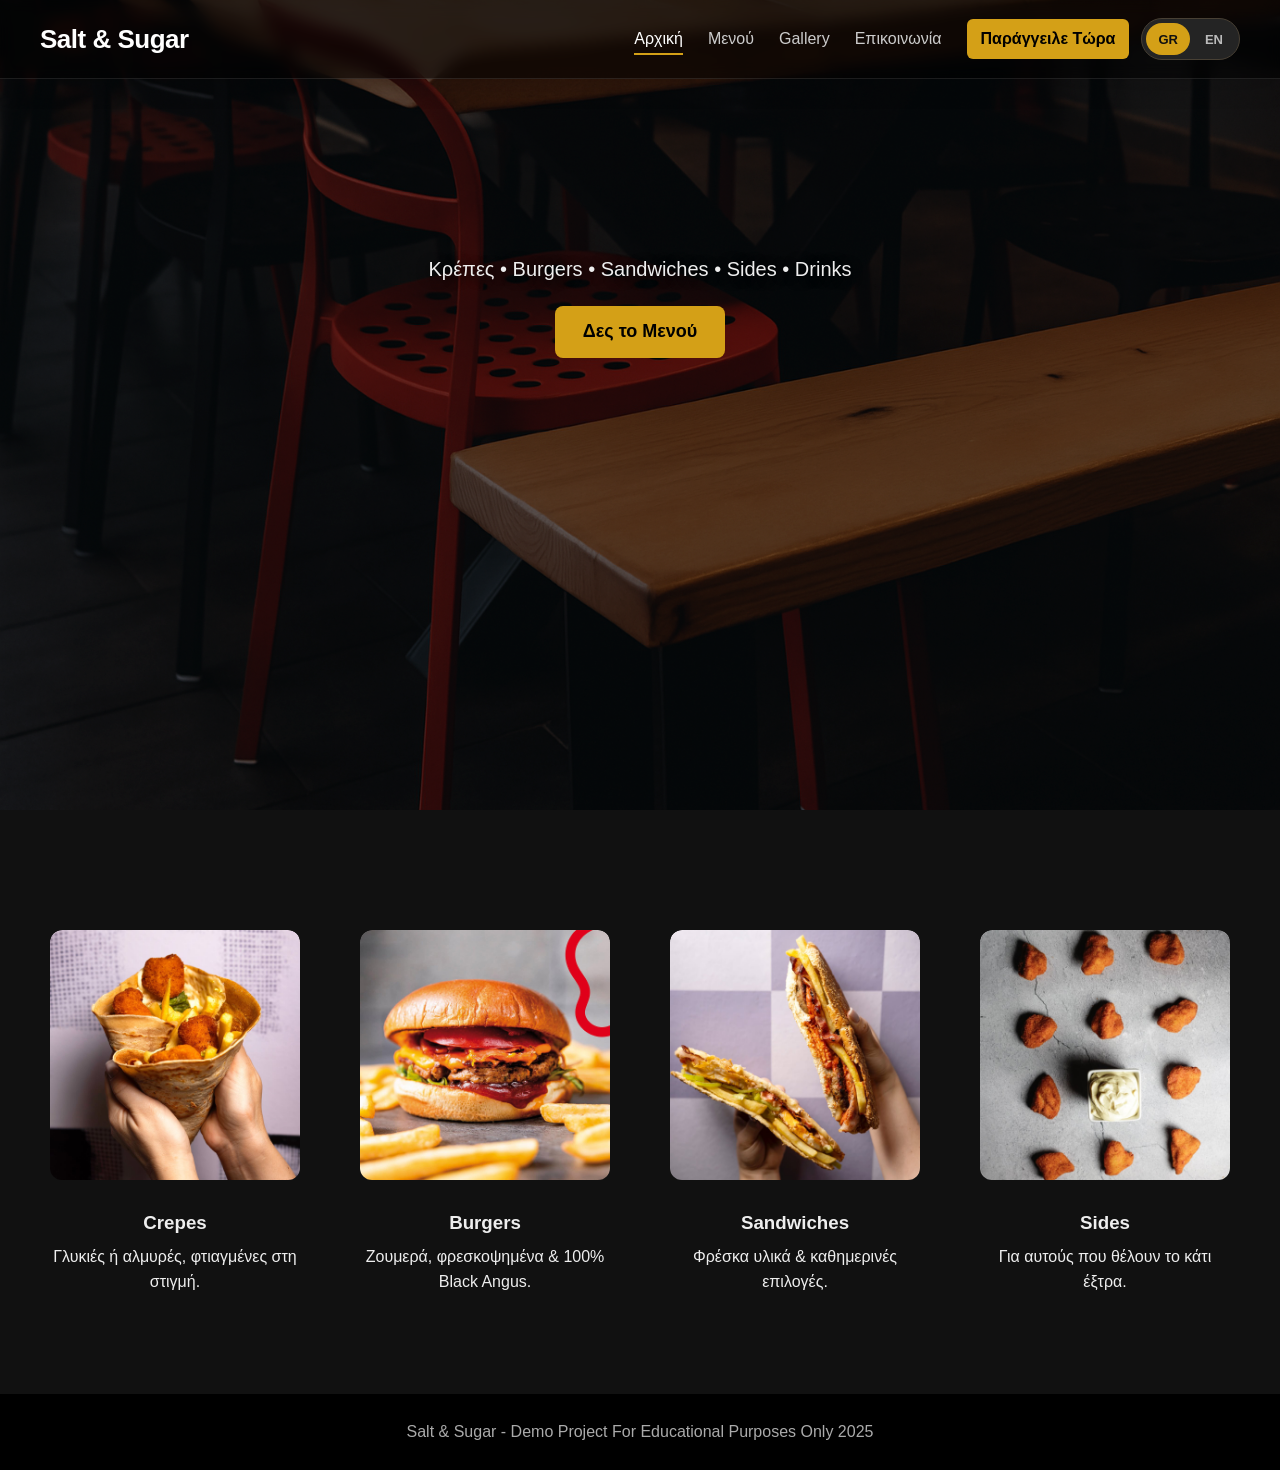
<file: index.html>
<!DOCTYPE html>

<html lang="el">
<head>
<meta charset="utf-8"/>
<meta content="width=device-width, initial-scale=1.0" name="viewport"/>
<title>Salt &amp; Sugar | Home</title>
<!-- To arxeio CSS pou perilamvanei ola ta style tou site -->
<link href="css/style.css" rel="stylesheet"/>
</head>
<body>
<!-- ============================================
         NAVBAR (stathero pano)
         - Krataei logo + basikes selides.
         - Einai fixed gia na min xanetai otan kanei scroll o xristis.
         - To "active" deixnei se poia selida vriskomaste me tin ipogramisi.
       ============================================ -->
<header class="navbar">
<div class="logo">Salt &amp; Sugar</div>
<button aria-controls="site-navigation" aria-expanded="false" aria-label="Άνοιγμα μενού" class="nav-toggle" type="button"><span></span><span></span><span></span></button>
<nav id="site-navigation">
<a class="active" href="index.html">Αρχική</a>
<a href="menu.html">Μενού</a>
<a href="gallery.html">Gallery</a>
<a href="contact.html">Επικοινωνία</a>
<!-- CTA koumpi (ksexorizei stin emfanisi gia na travaei to mati) -->
<a class="cta-btn" href="order.html">Παράγγειλε Τώρα</a>
<div aria-label="Language / Γλώσσα" class="language-switch" role="group"><button aria-pressed="true" data-lang="el" type="button">GR</button><button aria-pressed="false" data-lang="en" type="button">EN</button></div></nav>
</header>
<!-- ============================================
         HERO SECTION
         - Megali eikona background me overlay gia kalyteri antithesi.
         - To hero-content periexei to basiko minima + koumpi.
         ============================================ -->
<section class="hero">
<!-- Skotino epipedo pano apo tin eikona gia na fainetai to keimeno -->
<div class="hero-overlay"></div>
<!-- To kentro tou hero (keimeno + koumpi) -->
<div class="hero-content">
<!-- Mikri lista pou deixnei tis katigories tou magaziou -->
<p>Κρέπες • Burgers • Sandwiches • Sides • Drinks</p>
<!-- Koumpi pou metaferi ton xristi stin selida menu -->
<a class="hero-btn" href="menu.html">Δες το Μενού</a>
</div>
</section>
<!-- ============================================
         HIGHLIGHTS SECTION
         - 4 vasikes katigories tou magaziou.
         - Flex container gia omorfi diataksi kai responsive symperifora.
         - Zoom effect stis photo ton katigorion (me overflow hidden gia na min bgainoun ekso)
       ============================================ -->
<section class="highlights">
<!-- Katigoria 1: Crepes -->
<div class="item">
<img alt="Κρέπες" src="img/crepe.jpg"/>
<h3>Crepes</h3>
<p>Γλυκιές ή αλμυρές, φτιαγμένες στη στιγμή.</p>
</div>
<!-- Katigoria 2: Burgers -->
<div class="item">
<img alt="Burgers" src="img/burger.jpg"/>
<h3>Burgers</h3>
<p>Ζουμερά, φρεσκοψημένα &amp; 100% Black Angus.</p>
</div>
<!-- Katigoria 3: Sandwiches -->
<div class="item">
<img alt="Sandwich" src="img/sandwich.jpg"/>
<h3>Sandwiches</h3>
<p>Φρέσκα υλικά &amp; καθημερινές επιλογές.</p>
</div>
<!-- Katigoria 4: Sides -->
<div class="item">
<img alt="Συνοδευτικά" src="img/sides.jpg"/>
<h3>Sides</h3>
<p>Για αυτούς που θέλουν το κάτι έξτρα.</p>
</div>
</section>
<!-- ============================================
         FOOTER
         - Kati aplo, den einai 100% dikes mou idees kai photo opote bazoume disclaimer.
         ============================================ -->
<footer>
<p>Salt &amp; Sugar - Demo Project For Educational Purposes Only 2025</p>
</footer>
<script defer="" src="js/navigation.js"></script>
<script defer="" src="js/i18n.js"></script></body>
</html>
</file>
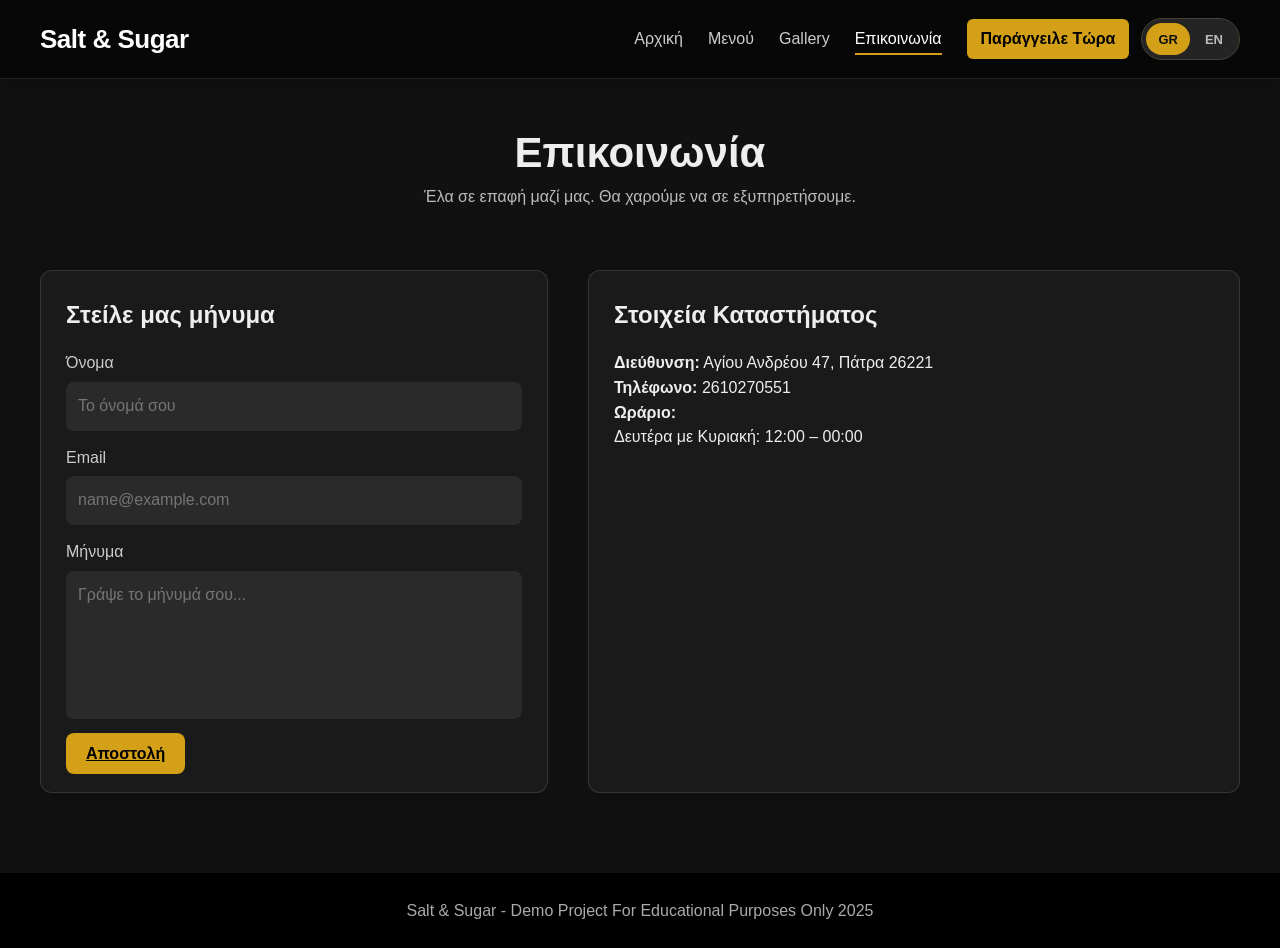
<file: contact.html>
<!DOCTYPE html>

<html lang="el">
<head>
<meta charset="utf-8"/>
<meta content="width=device-width, initial-scale=1.0" name="viewport"/>
<title>Salt &amp; Sugar | Επικοινωνία</title>
<link href="css/style.css" rel="stylesheet"/>
</head>
<body>
<!-- ============================================
         NAVBAR (stathero pano)
         - Krataei logo + basikes selides.
         - Einai fixed gia na min xanetai otan kanei scroll o xristis.
         - To "active" deixnei se poia selida vriskomaste me tin ipogramisi.
       ============================================ -->
<header class="navbar">
<div class="logo">Salt &amp; Sugar</div>
<button aria-controls="site-navigation" aria-expanded="false" aria-label="Άνοιγμα μενού" class="nav-toggle" type="button"><span></span><span></span><span></span></button>
<nav id="site-navigation">
<a href="index.html">Αρχική</a>
<a href="menu.html">Μενού</a>
<a href="gallery.html">Gallery</a>
<a class="active" href="contact.html">Επικοινωνία</a>
<!-- CTA koumpi (ksexorizei stin emfanisi gia na travaei to mati) -->
<a class="cta-btn" href="order.html">Παράγγειλε Τώρα</a>
<div aria-label="Language / Γλώσσα" class="language-switch" role="group"><button aria-pressed="true" data-lang="el" type="button">GR</button><button aria-pressed="false" data-lang="en" type="button">EN</button></div></nav>
</header>
<!-- =====================================================
         HEADER
         -Emfanizei titlo kai mikri perigrafi.
       ===================================================== -->
<section class="contact-header">
<h1>Επικοινωνία</h1>
<p>Έλα σε επαφή μαζί μας. Θα χαρούμε να σε εξυπηρετήσουμε.</p>
</section>
<!-- =====================================================
         Main periexomeno epikinonias
         - Xwrizetai se 2 meri tin Forma (aristera) kai tis plirofories (dexia).
         - ftiaxnete me CSS grid.
       ===================================================== -->
<section class="contact-container">
<!-- ==========================
             Forma epikinonias
             - O xristis mporei na steilei minima bebeba den paei kapou gia tin wra einai gia to effect.
           ========================== -->
<div class="contact-form">
<h2>Στείλε μας μήνυμα</h2>
<form action="#" method="post" novalidate="">
<!-- Pedio onomatos -->
<label>Όνομα</label>
<input placeholder="Το όνομά σου" required="" type="text"/>
<!-- Pedio email -->
<label>Email</label>
<input placeholder="name@example.com" required="" type="email"/>
<!-- Pedio minimatos -->
<label>Μήνυμα</label>
<textarea placeholder="Γράψε το μήνυμά σου..." required="" rows="5"></textarea>
<!-- Kai ta 3 auta pedia einai required giati allios den tha exei noima na steiles minima xoris email i xoris onoma. -->
<!-- Koumpi apostolis (gia tin ora san effect mono)) -->
<a class="form-btn" href="under-construction.html">Αποστολή</a>
</form>
</div>
<!-- ==========================
             Extra info gia to magazi.
             - Dieuthinsi, tilefono, orario kai Gmaps.
           ========================== -->
<div class="contact-info">
<h2>Στοιχεία Καταστήματος</h2>
<p><strong>Διεύθυνση:</strong> Αγίου Ανδρέου 47, Πάτρα 26221</p>
<p><strong>Τηλέφωνο:</strong> 2610270551</p>
<p><strong>Ωράριο:</strong><br/>
               Δευτέρα με Κυριακή: 12:00 – 00:00
            </p>
<!-- Google Maps iframe (embed) -->
<div class="map-box">
<iframe allowfullscreen="" height="250" loading="lazy" referrerpolicy="no-referrer-when-downgrade" src="https://www.google.com/maps/embed?pb=!1m18!1m12!1m3!1d6266.575814659679!2d21.733610475861962!3d38.24962818466509!2m3!1f0!2f0!3f0!3m2!1i1024!2i768!4f13.1!3m3!1m2!1s0x135e49c2c0f4c9bd%3A0x10a8d9b447af7731!2zzpnOlc6aIM6UzpXOm86kzpEgMzYwwrAgzqDOrM-Ez4HOsc-C!5e0!3m2!1sel!2snl!4v1764709985297!5m2!1sel!2snl" style="border:0;" width="600">
</iframe>
</div>
</div>
</section>
<!-- ============================================
         FOOTER
         - Kati aplo, den einai 100% dikes mou idees kai photo opote bazoume disclaimer.
         ============================================ -->
<footer>
<p>Salt &amp; Sugar - Demo Project For Educational Purposes Only 2025</p>
</footer>
<script defer="" src="js/navigation.js"></script>
<script defer="" src="js/i18n.js"></script></body>
</html>
</file>
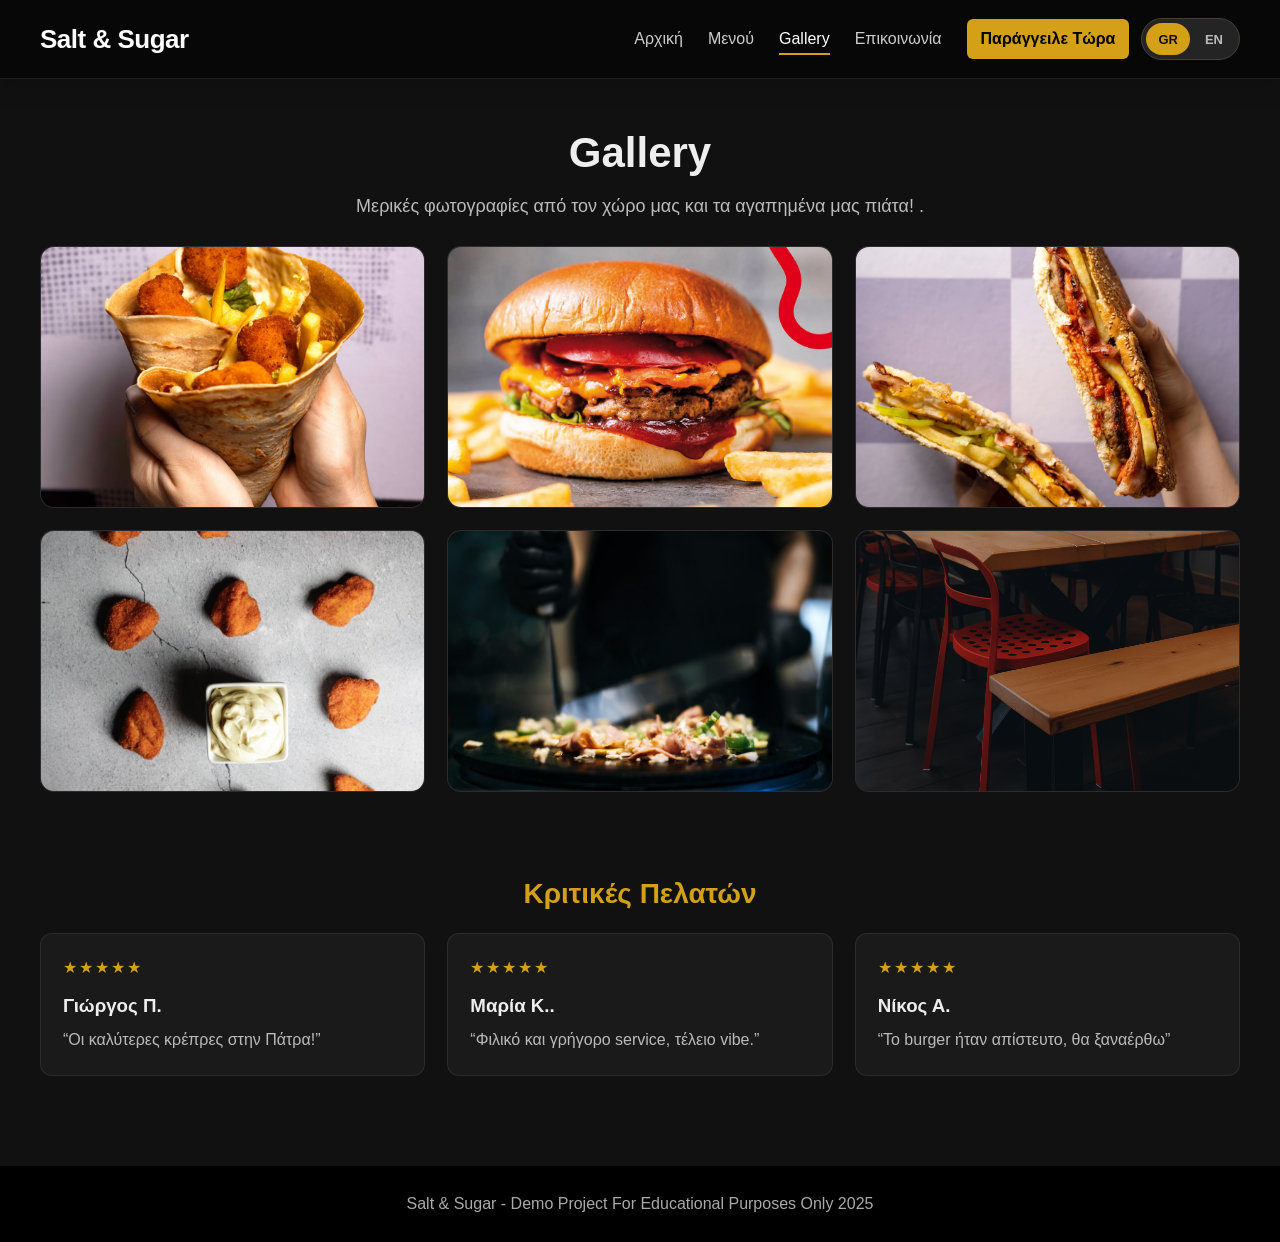
<file: gallery.html>
<!DOCTYPE html>

<html lang="el">
<head>
<meta charset="utf-8"/>
<meta content="width=device-width, initial-scale=1.0" name="viewport"/>
<title>Salt &amp; Sugar | Gallery</title>
<link href="css/style.css" rel="stylesheet"/>
</head>
<body>
<!-- navbar -->
<header class="navbar">
<div class="logo">Salt &amp; Sugar</div>
<button aria-controls="site-navigation" aria-expanded="false" aria-label="Άνοιγμα μενού" class="nav-toggle" type="button"><span></span><span></span><span></span></button>
<nav id="site-navigation">
<a href="index.html">Αρχική</a>
<a href="menu.html">Μενού</a>
<a class="active" href="gallery.html">Gallery</a>
<a href="contact.html">Επικοινωνία</a>
<a class="cta-btn" href="order.html">Παράγγειλε Τώρα</a>
<div aria-label="Language / Γλώσσα" class="language-switch" role="group"><button aria-pressed="true" data-lang="el" type="button">GR</button><button aria-pressed="false" data-lang="en" type="button">EN</button></div></nav>
</header>
<!-- page header -->
<section class="page-header">
<h1>Gallery</h1>
<p>Μερικές φωτογραφίες από τον χώρο μας και τα αγαπημένα μας πιάτα! .</p>
</section>
<!-- photo grid -->
<section class="gallery">
<div class="gallery-grid">
<!-- photo paths -->
<figure class="gallery-item">
<img alt="Crepe" src="img/crepe.jpg"/>
</figure>
<figure class="gallery-item">
<img alt="Burger" src="img/burger.jpg"/>
</figure>
<figure class="gallery-item">
<img alt="Sandwich" src="img/sandwich.jpg"/>
</figure>
<figure class="gallery-item">
<img alt="Sides" src="img/sides.jpg"/>
</figure>
<figure class="gallery-item">
<img alt="ooking" src="img/cooking.jpg"/>
</figure>
<figure class="gallery-item">
<img alt="Store vibe" src="img/hero.jpg"/>
</figure>
</div>
</section>
<!-- kritikes -->
<section class="reviews">
<h2 class="section-title">Κριτικές Πελατών</h2>
<div class="reviews-grid">
<div class="review-card">
<div class="stars">★★★★★</div>
<h3>Γιώργος Π.</h3>
<p>“Οι καλύτερες κρέπρες στην Πάτρα!”</p>
</div>
<div class="review-card">
<div class="stars">★★★★★</div>
<h3>Μαρία Κ..</h3>
<p>“Φιλικό και γρήγορο service, τέλειο vibe.”</p>
</div>
<div class="review-card">
<div class="stars">★★★★★</div>
<h3>Νίκος Α.</h3>
<p>“Το burger ήταν απίστευτο, θα ξαναέρθω”</p>
</div>
</div>
</section>
<!-- footer -->
<footer>
<p>Salt &amp; Sugar - Demo Project For Educational Purposes Only 2025</p>
</footer>
<script defer="" src="js/navigation.js"></script>
<script defer="" src="js/i18n.js"></script></body>
</html>
</file>
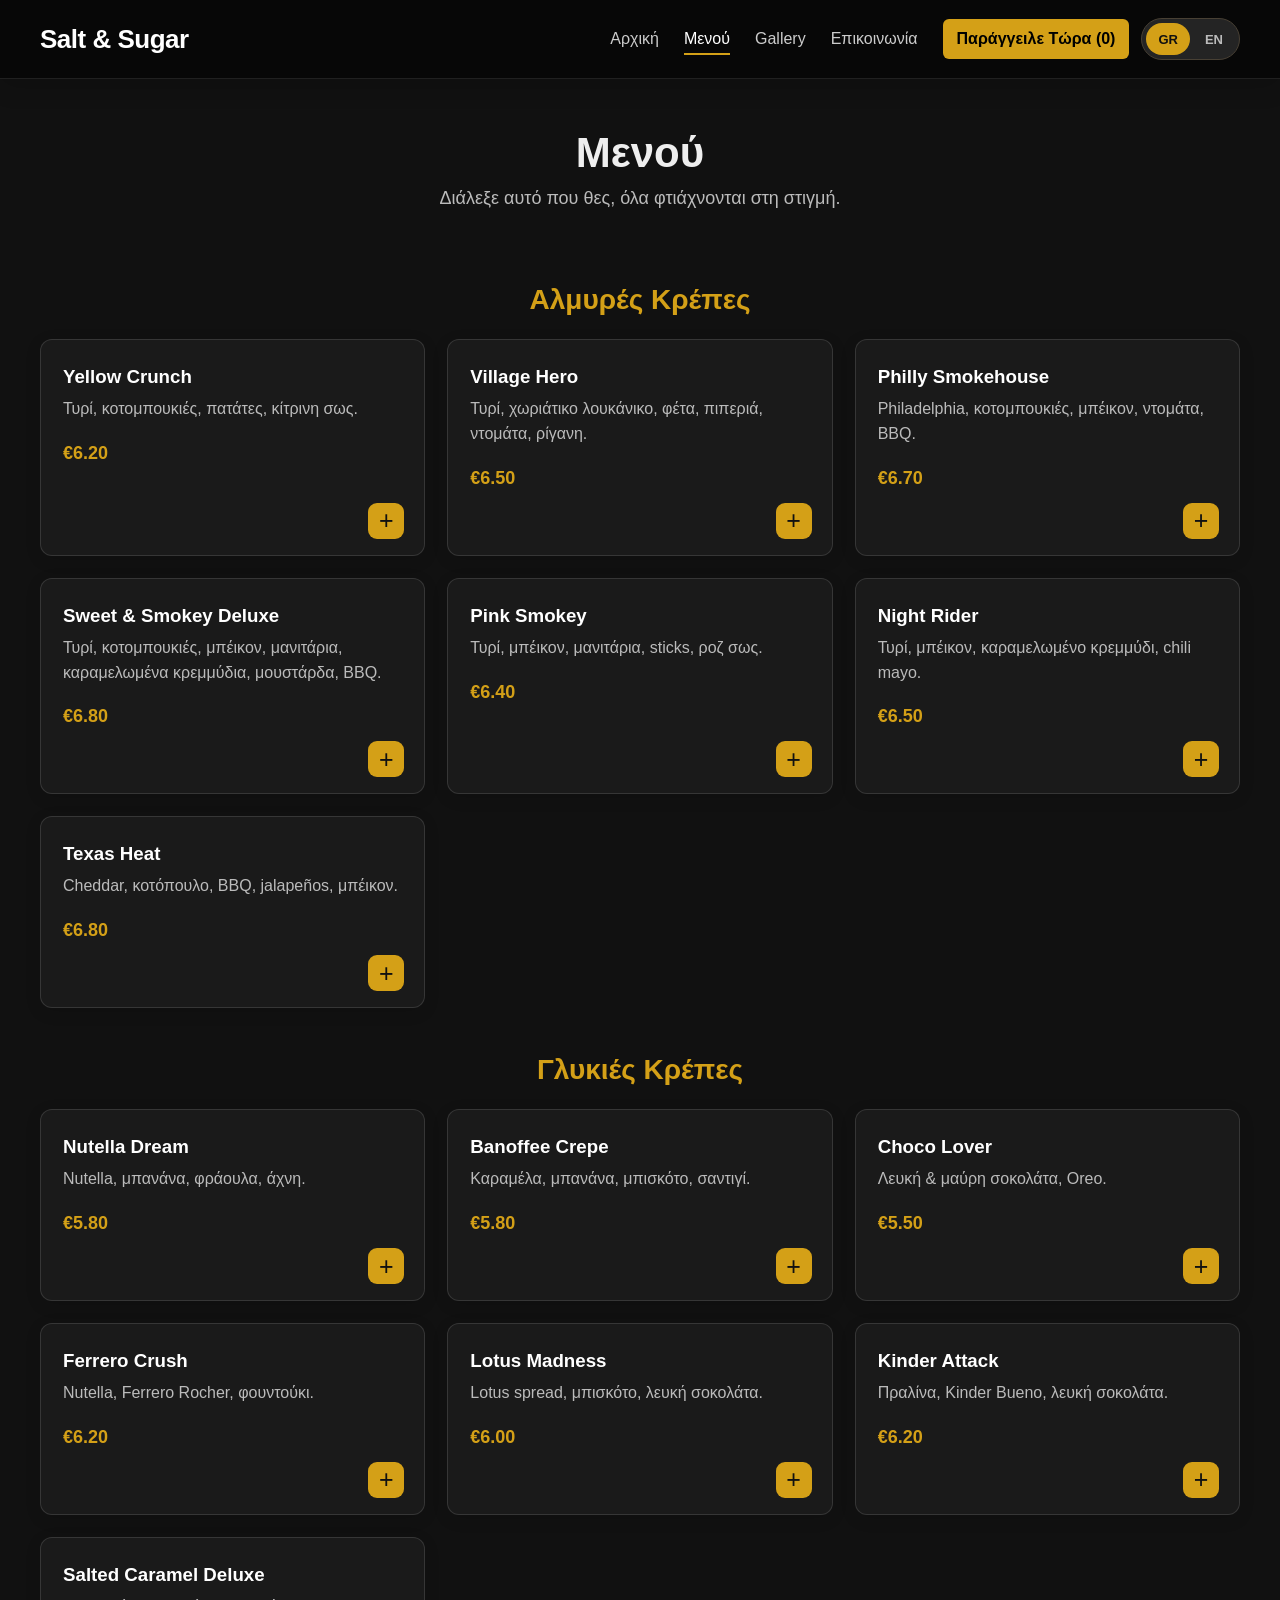
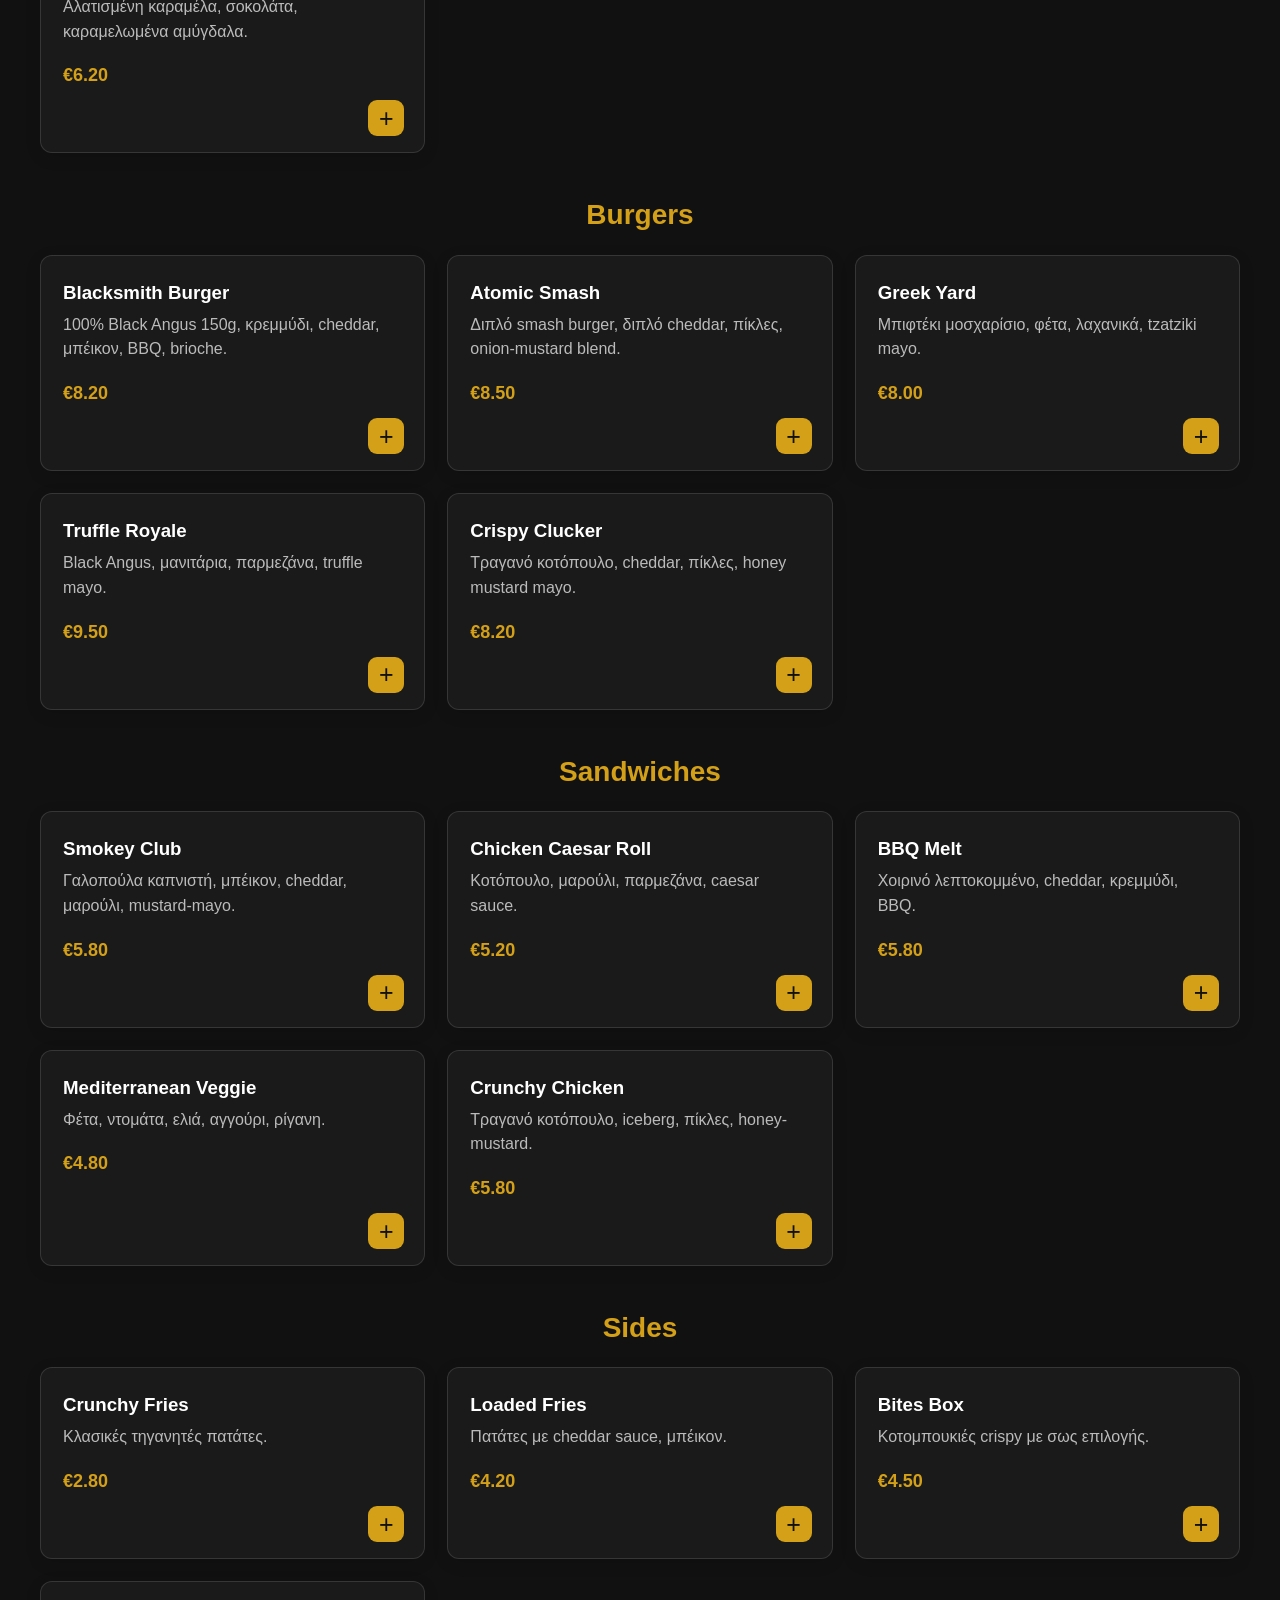
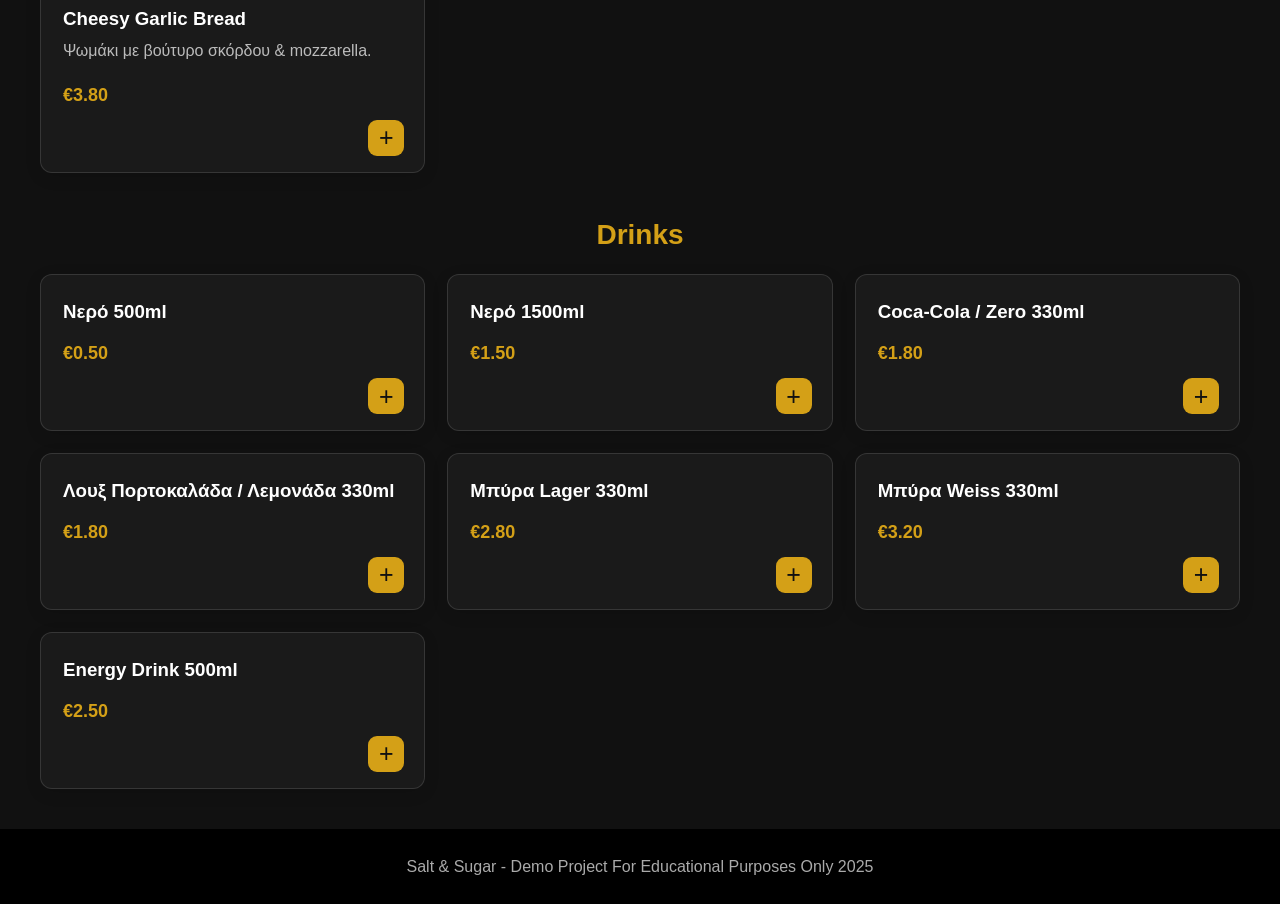
<file: menu.html>
<!DOCTYPE html>

<html lang="el">
<head>
<meta charset="utf-8"/>
<meta content="width=device-width, initial-scale=1.0" name="viewport"/>
<title>Salt &amp; Sugar | Μενού</title>
<link href="css/style.css" rel="stylesheet"/>
</head>
<body>
<!-- ============================================
         NAVBAR (stathero pano)
         - Krataei logo + basikes selides.
         - Einai fixed gia na min xanetai otan kanei scroll o xristis.
         - To "active" deixnei se poia selida vriskomaste me tin ipogramisi.
       ============================================ -->
<header class="navbar">
<div class="logo">Salt &amp; Sugar</div>
<button aria-controls="site-navigation" aria-expanded="false" aria-label="Άνοιγμα μενού" class="nav-toggle" type="button"><span></span><span></span><span></span></button>
<nav id="site-navigation">
<a href="index.html">Αρχική</a>
<a class="active" href="menu.html">Μενού</a>
<a href="gallery.html">Gallery</a>
<a href="contact.html">Επικοινωνία</a>
<!-- CTA koumpi (ksexorizei stin emfanisi gia na travaei to mati) -->
<a class="cta-btn" href="order.html">Παράγγειλε Τώρα</a>
<div aria-label="Language / Γλώσσα" class="language-switch" role="group"><button aria-pressed="true" data-lang="el" type="button">GR</button><button aria-pressed="false" data-lang="en" type="button">EN</button></div></nav>
</header>
<!-- ============================================
         MENU HEADER
         - Titlos tis selidas + mikri perigrafi.
       ============================================ -->
<section class="menu-header">
<h1>Μενού</h1>
<p>Διάλεξε αυτό που θες, όλα φτιάχνονται στη στιγμή.</p>
</section>
<!-- ============================================
         MENU CATEGORY SECTIONS
         - Kathe katigoria exei:
            -> Titlo
            -> Grid me proionta
       ============================================ -->
<section class="menu-section">
<!-- ====================================
             ALMIRES KREPES
             - Kathe .menu-item einai kouti me:
               titlo + perigrafi + timi
           ==================================== -->
<h2 class="category-title">Αλμυρές Κρέπες</h2>
<div class="menu-grid">
<div class="menu-item" data-category="Αλμυρές Κρέπες">
<h3>Yellow Crunch</h3>
<p>Τυρί, κοτομπουκιές, πατάτες, κίτρινη σως.</p>
<span class="price">€6.20</span>
<button aria-label="Προσαρμογή και προσθήκη στο καλάθι" class="add-to-cart-btn" title="Προσαρμογή και προσθήκη" type="button">+</button></div>
<div class="menu-item" data-category="Αλμυρές Κρέπες">
<h3>Village Hero</h3>
<p>Τυρί, χωριάτικο λουκάνικο, φέτα, πιπεριά, ντομάτα, ρίγανη.</p>
<span class="price">€6.50</span>
<button aria-label="Προσαρμογή και προσθήκη στο καλάθι" class="add-to-cart-btn" title="Προσαρμογή και προσθήκη" type="button">+</button></div>
<div class="menu-item" data-category="Αλμυρές Κρέπες">
<h3>Philly Smokehouse</h3>
<p>Philadelphia, κοτομπουκιές, μπέικον, ντομάτα, BBQ.</p>
<span class="price">€6.70</span>
<button aria-label="Προσαρμογή και προσθήκη στο καλάθι" class="add-to-cart-btn" title="Προσαρμογή και προσθήκη" type="button">+</button></div>
<div class="menu-item" data-category="Αλμυρές Κρέπες">
<h3>Sweet &amp; Smokey Deluxe</h3>
<p>Τυρί, κοτομπουκιές, μπέικον, μανιτάρια, καραμελωμένα κρεμμύδια, μουστάρδα, BBQ.</p>
<span class="price">€6.80</span>
<button aria-label="Προσαρμογή και προσθήκη στο καλάθι" class="add-to-cart-btn" title="Προσαρμογή και προσθήκη" type="button">+</button></div>
<div class="menu-item" data-category="Αλμυρές Κρέπες">
<h3>Pink Smokey</h3>
<p>Τυρί, μπέικον, μανιτάρια, sticks, ροζ σως.</p>
<span class="price">€6.40</span>
<button aria-label="Προσαρμογή και προσθήκη στο καλάθι" class="add-to-cart-btn" title="Προσαρμογή και προσθήκη" type="button">+</button></div>
<div class="menu-item" data-category="Αλμυρές Κρέπες">
<h3>Night Rider</h3>
<p>Τυρί, μπέικον, καραμελωμένο κρεμμύδι, chili mayo.</p>
<span class="price">€6.50</span>
<button aria-label="Προσαρμογή και προσθήκη στο καλάθι" class="add-to-cart-btn" title="Προσαρμογή και προσθήκη" type="button">+</button></div>
<div class="menu-item" data-category="Αλμυρές Κρέπες">
<h3>Texas Heat</h3>
<p>Cheddar, κοτόπουλο, BBQ, jalapeños, μπέικον.</p>
<span class="price">€6.80</span>
<button aria-label="Προσαρμογή και προσθήκη στο καλάθι" class="add-to-cart-btn" title="Προσαρμογή και προσθήκη" type="button">+</button></div>
</div> <!-- telos almiron krepon -->
<!-- ====================================
             GLIKES KREPES
           ==================================== -->
<h2 class="category-title">Γλυκιές Κρέπες</h2>
<div class="menu-grid">
<div class="menu-item" data-category="Γλυκιές Κρέπες">
<h3>Nutella Dream</h3>
<p>Nutella, μπανάνα, φράουλα, άχνη.</p>
<span class="price">€5.80</span>
<button aria-label="Προσαρμογή και προσθήκη στο καλάθι" class="add-to-cart-btn" title="Προσαρμογή και προσθήκη" type="button">+</button></div>
<div class="menu-item" data-category="Γλυκιές Κρέπες">
<h3>Banoffee Crepe</h3>
<p>Καραμέλα, μπανάνα, μπισκότο, σαντιγί.</p>
<span class="price">€5.80</span>
<button aria-label="Προσαρμογή και προσθήκη στο καλάθι" class="add-to-cart-btn" title="Προσαρμογή και προσθήκη" type="button">+</button></div>
<div class="menu-item" data-category="Γλυκιές Κρέπες">
<h3>Choco Lover</h3>
<p>Λευκή &amp; μαύρη σοκολάτα, Oreo.</p>
<span class="price">€5.50</span>
<button aria-label="Προσαρμογή και προσθήκη στο καλάθι" class="add-to-cart-btn" title="Προσαρμογή και προσθήκη" type="button">+</button></div>
<div class="menu-item" data-category="Γλυκιές Κρέπες">
<h3>Ferrero Crush</h3>
<p>Nutella, Ferrero Rocher, φουντούκι.</p>
<span class="price">€6.20</span>
<button aria-label="Προσαρμογή και προσθήκη στο καλάθι" class="add-to-cart-btn" title="Προσαρμογή και προσθήκη" type="button">+</button></div>
<div class="menu-item" data-category="Γλυκιές Κρέπες">
<h3>Lotus Madness</h3>
<p>Lotus spread, μπισκότο, λευκή σοκολάτα.</p>
<span class="price">€6.00</span>
<button aria-label="Προσαρμογή και προσθήκη στο καλάθι" class="add-to-cart-btn" title="Προσαρμογή και προσθήκη" type="button">+</button></div>
<div class="menu-item" data-category="Γλυκιές Κρέπες">
<h3>Kinder Attack</h3>
<p>Πραλίνα, Kinder Bueno, λευκή σοκολάτα.</p>
<span class="price">€6.20</span>
<button aria-label="Προσαρμογή και προσθήκη στο καλάθι" class="add-to-cart-btn" title="Προσαρμογή και προσθήκη" type="button">+</button></div>
<div class="menu-item" data-category="Γλυκιές Κρέπες">
<h3>Salted Caramel Deluxe</h3>
<p>Αλατισμένη καραμέλα, σοκολάτα, καραμελωμένα αμύγδαλα.</p>
<span class="price">€6.20</span>
<button aria-label="Προσαρμογή και προσθήκη στο καλάθι" class="add-to-cart-btn" title="Προσαρμογή και προσθήκη" type="button">+</button></div>
</div> <!-- telos glikon krepon -->
<!-- ====================================
             BURGERS
           ==================================== -->
<h2 class="category-title">Burgers</h2>
<div class="menu-grid">
<div class="menu-item" data-category="Burgers">
<h3>Blacksmith Burger</h3>
<p>100% Black Angus 150g, κρεμμύδι, cheddar, μπέικον, BBQ, brioche.</p>
<span class="price">€8.20</span>
<button aria-label="Προσαρμογή και προσθήκη στο καλάθι" class="add-to-cart-btn" title="Προσαρμογή και προσθήκη" type="button">+</button></div>
<div class="menu-item" data-category="Burgers">
<h3>Atomic Smash</h3>
<p>Διπλό smash burger, διπλό cheddar, πίκλες, onion-mustard blend.</p>
<span class="price">€8.50</span>
<button aria-label="Προσαρμογή και προσθήκη στο καλάθι" class="add-to-cart-btn" title="Προσαρμογή και προσθήκη" type="button">+</button></div>
<div class="menu-item" data-category="Burgers">
<h3>Greek Yard</h3>
<p>Μπιφτέκι μοσχαρίσιο, φέτα, λαχανικά, tzatziki mayo.</p>
<span class="price">€8.00</span>
<button aria-label="Προσαρμογή και προσθήκη στο καλάθι" class="add-to-cart-btn" title="Προσαρμογή και προσθήκη" type="button">+</button></div>
<div class="menu-item" data-category="Burgers">
<h3>Truffle Royale</h3>
<p>Black Angus, μανιτάρια, παρμεζάνα, truffle mayo.</p>
<span class="price">€9.50</span>
<button aria-label="Προσαρμογή και προσθήκη στο καλάθι" class="add-to-cart-btn" title="Προσαρμογή και προσθήκη" type="button">+</button></div>
<div class="menu-item" data-category="Burgers">
<h3>Crispy Clucker</h3>
<p>Τραγανό κοτόπουλο, cheddar, πίκλες, honey mustard mayo.</p>
<span class="price">€8.20</span>
<button aria-label="Προσαρμογή και προσθήκη στο καλάθι" class="add-to-cart-btn" title="Προσαρμογή και προσθήκη" type="button">+</button></div>
</div> <!-- telos burgers -->
<!-- ====================================
             SANDWICHES
           ==================================== -->
<h2 class="category-title">Sandwiches</h2>
<div class="menu-grid">
<div class="menu-item" data-category="Sandwiches">
<h3>Smokey Club</h3>
<p>Γαλοπούλα καπνιστή, μπέικον, cheddar, μαρούλι, mustard-mayo.</p>
<span class="price">€5.80</span>
<button aria-label="Προσαρμογή και προσθήκη στο καλάθι" class="add-to-cart-btn" title="Προσαρμογή και προσθήκη" type="button">+</button></div>
<div class="menu-item" data-category="Sandwiches">
<h3>Chicken Caesar Roll</h3>
<p>Κοτόπουλο, μαρούλι, παρμεζάνα, caesar sauce.</p>
<span class="price">€5.20</span>
<button aria-label="Προσαρμογή και προσθήκη στο καλάθι" class="add-to-cart-btn" title="Προσαρμογή και προσθήκη" type="button">+</button></div>
<div class="menu-item" data-category="Sandwiches">
<h3>BBQ Melt</h3>
<p>Χοιρινό λεπτοκομμένο, cheddar, κρεμμύδι, BBQ.</p>
<span class="price">€5.80</span>
<button aria-label="Προσαρμογή και προσθήκη στο καλάθι" class="add-to-cart-btn" title="Προσαρμογή και προσθήκη" type="button">+</button></div>
<div class="menu-item" data-category="Sandwiches">
<h3>Mediterranean Veggie</h3>
<p>Φέτα, ντομάτα, ελιά, αγγούρι, ρίγανη.</p>
<span class="price">€4.80</span>
<button aria-label="Προσαρμογή και προσθήκη στο καλάθι" class="add-to-cart-btn" title="Προσαρμογή και προσθήκη" type="button">+</button></div>
<div class="menu-item" data-category="Sandwiches">
<h3>Crunchy Chicken</h3>
<p>Τραγανό κοτόπουλο, iceberg, πίκλες, honey-mustard.</p>
<span class="price">€5.80</span>
<button aria-label="Προσαρμογή και προσθήκη στο καλάθι" class="add-to-cart-btn" title="Προσαρμογή και προσθήκη" type="button">+</button></div>
</div> <!-- telos sandwiches -->
<!-- ====================================
             SIDES
           ==================================== -->
<h2 class="category-title">Sides</h2>
<div class="menu-grid">
<div class="menu-item" data-category="Sides">
<h3>Crunchy Fries</h3>
<p>Κλασικές τηγανητές πατάτες.</p>
<span class="price">€2.80</span>
<button aria-label="Προσαρμογή και προσθήκη στο καλάθι" class="add-to-cart-btn" title="Προσαρμογή και προσθήκη" type="button">+</button></div>
<div class="menu-item" data-category="Sides">
<h3>Loaded Fries</h3>
<p>Πατάτες με cheddar sauce, μπέικον.</p>
<span class="price">€4.20</span>
<button aria-label="Προσαρμογή και προσθήκη στο καλάθι" class="add-to-cart-btn" title="Προσαρμογή και προσθήκη" type="button">+</button></div>
<div class="menu-item" data-category="Sides">
<h3>Bites Box</h3>
<p>Κοτομπουκιές crispy με σως επιλογής.</p>
<span class="price">€4.50</span>
<button aria-label="Προσαρμογή και προσθήκη στο καλάθι" class="add-to-cart-btn" title="Προσαρμογή και προσθήκη" type="button">+</button></div>
<div class="menu-item" data-category="Sides">
<h3>Cheesy Garlic Bread</h3>
<p>Ψωμάκι με βούτυρο σκόρδου &amp; mozzarella.</p>
<span class="price">€3.80</span>
<button aria-label="Προσαρμογή και προσθήκη στο καλάθι" class="add-to-cart-btn" title="Προσαρμογή και προσθήκη" type="button">+</button></div>
</div> <!-- telos sides -->
<!-- ====================================
             DRINKS
           ==================================== -->
<h2 class="category-title">Drinks</h2>
<div class="menu-grid">
<div class="menu-item" data-category="Drinks">
<h3>Νερό 500ml</h3>
<span class="price">€0.50</span>
<button aria-label="Προσαρμογή και προσθήκη στο καλάθι" class="add-to-cart-btn" title="Προσαρμογή και προσθήκη" type="button">+</button></div>
<div class="menu-item" data-category="Drinks">
<h3>Νερό 1500ml</h3>
<span class="price">€1.50</span>
<button aria-label="Προσαρμογή και προσθήκη στο καλάθι" class="add-to-cart-btn" title="Προσαρμογή και προσθήκη" type="button">+</button></div>
<div class="menu-item" data-category="Drinks">
<h3>Coca-Cola / Zero 330ml</h3>
<span class="price">€1.80</span>
<button aria-label="Προσαρμογή και προσθήκη στο καλάθι" class="add-to-cart-btn" title="Προσαρμογή και προσθήκη" type="button">+</button></div>
<div class="menu-item" data-category="Drinks">
<h3>Λουξ Πορτοκαλάδα / Λεμονάδα 330ml</h3>
<span class="price">€1.80</span>
<button aria-label="Προσαρμογή και προσθήκη στο καλάθι" class="add-to-cart-btn" title="Προσαρμογή και προσθήκη" type="button">+</button></div>
<div class="menu-item" data-category="Drinks">
<h3>Μπύρα Lager 330ml</h3>
<span class="price">€2.80</span>
<button aria-label="Προσαρμογή και προσθήκη στο καλάθι" class="add-to-cart-btn" title="Προσαρμογή και προσθήκη" type="button">+</button></div>
<div class="menu-item" data-category="Drinks">
<h3>Μπύρα Weiss 330ml</h3>
<span class="price">€3.20</span>
<button aria-label="Προσαρμογή και προσθήκη στο καλάθι" class="add-to-cart-btn" title="Προσαρμογή και προσθήκη" type="button">+</button></div>
<div class="menu-item" data-category="Drinks">
<h3>Energy Drink 500ml</h3>
<span class="price">€2.50</span>
<button aria-label="Προσαρμογή και προσθήκη στο καλάθι" class="add-to-cart-btn" title="Προσαρμογή και προσθήκη" type="button">+</button></div>
</div> <!-- telos drinks -->
</section> <!-- telos menu-section -->
<!-- ============================================
         FOOTER
         - Kati aplo, den einai 100% dikes mou idees kai photo opote bazoume disclaimer.
       ============================================ -->
<footer>
<p>Salt &amp; Sugar - Demo Project For Educational Purposes Only 2025</p>
</footer>
<div class="order-modal" hidden="" id="product-modal"><div class="order-modal-backdrop" data-close-modal=""></div><section aria-labelledby="modal-product-title" aria-modal="true" class="order-dialog" role="dialog"><button aria-label="Κλείσιμο" class="modal-close" data-close-modal="" type="button">×</button><p class="modal-eyebrow">ΦΤΙΑΞ' ΤΟ ΟΠΩΣ ΘΕΣ</p><h2 id="modal-product-title"></h2><p class="modal-description" id="modal-product-description"></p><div id="modal-ingredients"></div><div id="modal-extras"></div><label class="order-note-label" for="product-note">Σχόλιο (προαιρετικό)</label><textarea id="product-note" maxlength="250" placeholder="Πρόσθεσε οδηγίες για το προϊόν" rows="2"></textarea><div class="modal-bottom"><div class="quantity-control"><button aria-label="Μείωση ποσότητας" id="quantity-minus" type="button">−</button><span id="product-quantity">1</span><button aria-label="Αύξηση ποσότητας" id="quantity-plus" type="button">+</button></div><button class="add-confirm-btn" id="confirm-add" type="button">Προσθήκη · €0,00</button></div></section></div><div aria-live="polite" class="cart-toast" id="cart-toast" role="status"></div><script defer="" src="js/order.js"></script> <script defer="" src="js/navigation.js"></script>
<script defer="" src="js/i18n.js"></script></body>
</html>
</file>
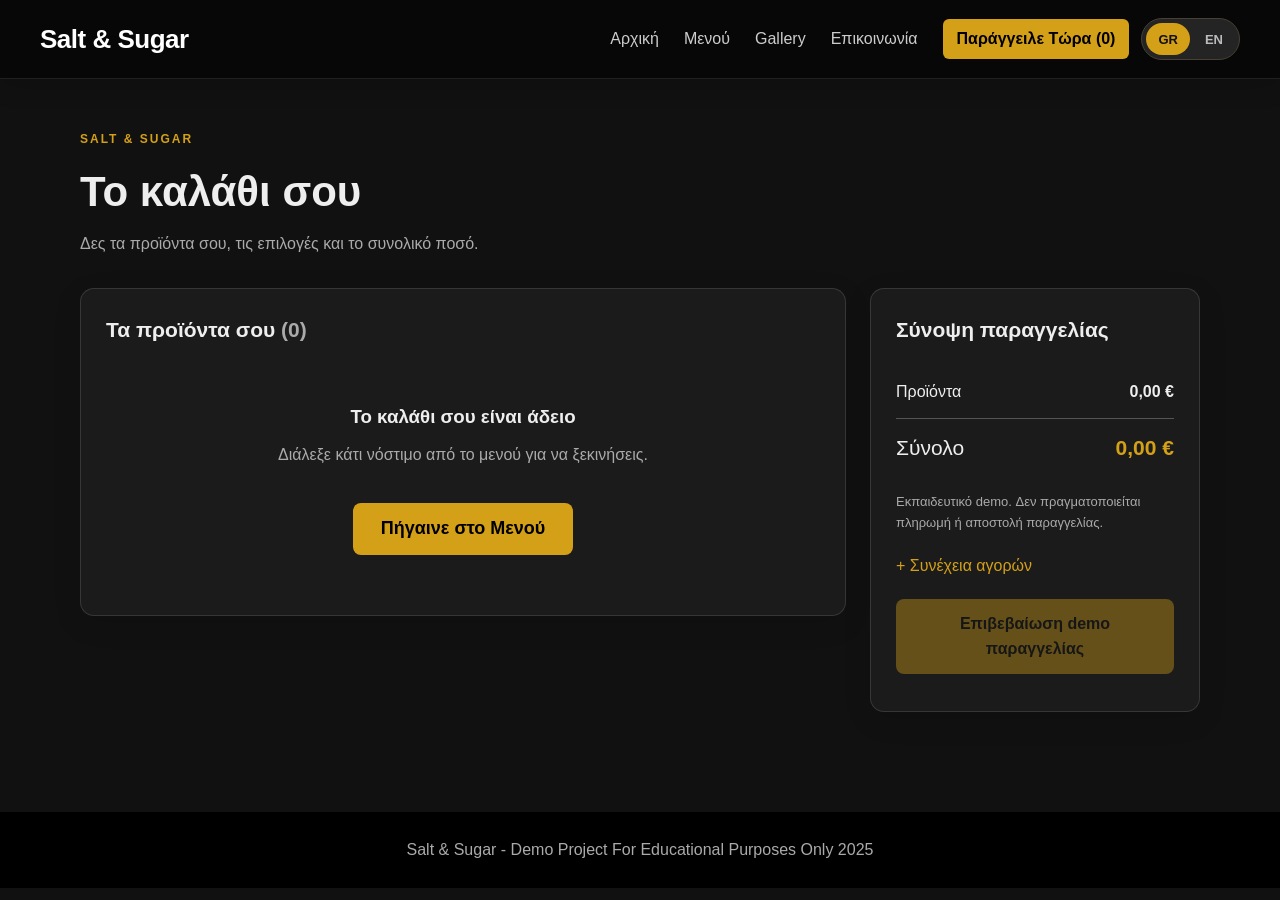
<file: order.html>
<!DOCTYPE html>

<html lang="el">
<head>
<meta charset="utf-8"/>
<meta content="width=device-width, initial-scale=1.0" name="viewport"/>
<title>Salt &amp; Sugar | Order Now</title>
<link href="css/style.css" rel="stylesheet"/>
</head>
<body>
<!-- ============================================
         navbar
       ============================================ -->
<header class="navbar">
<div class="logo">Salt &amp; Sugar</div>
<button aria-controls="site-navigation" aria-expanded="false" aria-label="Άνοιγμα μενού" class="nav-toggle" type="button"><span></span><span></span><span></span></button>
<nav id="site-navigation">
<a href="index.html">Αρχική</a>
<a href="menu.html">Μενού</a>
<a href="gallery.html">Gallery</a>
<a href="contact.html">Επικοινωνία</a>
<a class="cta-btn active" href="order.html">Παράγγειλε Τώρα</a>
<div aria-label="Language / Γλώσσα" class="language-switch" role="group"><button aria-pressed="true" data-lang="el" type="button">GR</button><button aria-pressed="false" data-lang="en" type="button">EN</button></div></nav>
</header>
<!-- ============================================
         ORDER / CART
         - Kentriko minima
         - Aplo layout
         - Demo checkout με JavaScript, χωρίς πραγματική πληρωμή
       ============================================ -->
<main class="order-page"><div class="order-page-heading"><p class="modal-eyebrow">SALT &amp; SUGAR</p><h1>Το καλάθι σου</h1><p>Δες τα προϊόντα σου, τις επιλογές και το συνολικό ποσό.</p></div><div class="order-layout"><section class="cart-panel"><h2>Τα προϊόντα σου <span id="cart-item-count">(0)</span></h2><div id="cart-items"></div><div class="cart-empty" id="cart-empty"><h3>Το καλάθι σου είναι άδειο</h3><p>Διάλεξε κάτι νόστιμο από το μενού για να ξεκινήσεις.</p><a class="hero-btn" href="menu.html">Πήγαινε στο Μενού</a></div></section><aside class="cart-summary"><h2>Σύνοψη παραγγελίας</h2><div class="summary-line"><span>Προϊόντα</span><strong id="cart-subtotal">€0,00</strong></div><div class="summary-line summary-total"><span>Σύνολο</span><strong id="cart-total">€0,00</strong></div><p class="cart-disclaimer">Εκπαιδευτικό demo. Δεν πραγματοποιείται πληρωμή ή αποστολή παραγγελίας.</p><a class="continue-shopping" href="menu.html">+ Συνέχεια αγορών</a><button class="demo-checkout-btn" disabled="" id="demo-checkout" type="button">Επιβεβαίωση demo παραγγελίας</button><button class="clear-cart" id="clear-cart" type="button">Άδειασμα καλαθιού</button></aside></div></main><div class="checkout-confirmation" hidden="" id="checkout-confirmation" role="status"></div>
<!-- ============================================
         FOOTER
       ============================================ -->
<footer>
<p>Salt &amp; Sugar - Demo Project For Educational Purposes Only 2025</p>
</footer>
<div class="order-modal" hidden="" id="product-modal"><div class="order-modal-backdrop" data-close-modal=""></div><section aria-labelledby="modal-product-title" aria-modal="true" class="order-dialog" role="dialog"><button aria-label="Κλείσιμο" class="modal-close" data-close-modal="" type="button">×</button><p class="modal-eyebrow">ΦΤΙΑΞ' ΤΟ ΟΠΩΣ ΘΕΣ</p><h2 id="modal-product-title"></h2><p class="modal-description" id="modal-product-description"></p><div id="modal-ingredients"></div><div id="modal-extras"></div><label class="order-note-label" for="product-note">Σχόλιο (προαιρετικό)</label><textarea id="product-note" maxlength="250" placeholder="Πρόσθεσε οδηγίες για το προϊόν" rows="2"></textarea><div class="modal-bottom"><div class="quantity-control"><button aria-label="Μείωση ποσότητας" id="quantity-minus" type="button">−</button><span id="product-quantity">1</span><button aria-label="Αύξηση ποσότητας" id="quantity-plus" type="button">+</button></div><button class="add-confirm-btn" id="confirm-add" type="button">Προσθήκη · €0,00</button></div></section></div><div aria-live="polite" class="cart-toast" id="cart-toast" role="status"></div><script defer="" src="js/order.js"></script> <script defer="" src="js/navigation.js"></script>
<script defer="" src="js/i18n.js"></script></body>
</html>
</file>
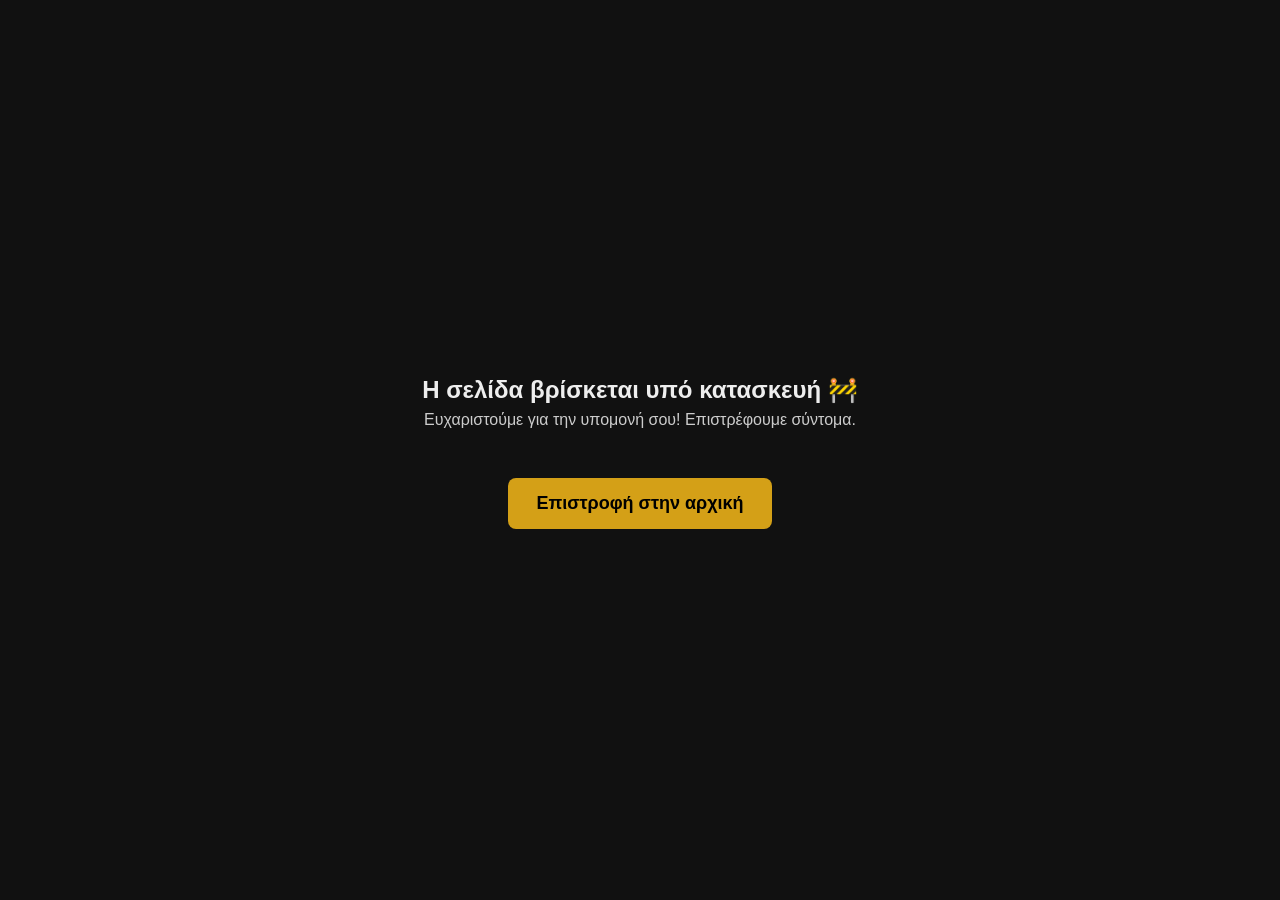
<file: under-construction.html>
<!DOCTYPE html>

<html lang="el">
<head>
<meta charset="utf-8"/>
<meta content="width=device-width, initial-scale=1.0" name="viewport"/>
<title>Σε Κατασκευή</title>
<link href="css/style.css" rel="stylesheet"/>
</head>
<body>
<section class="construction-box">
<h1>Η σελίδα βρίσκεται υπό κατασκευή 🚧</h1>
<p>Ευχαριστούμε για την υπομονή σου! Επιστρέφουμε σύντομα.</p>
<a class="hero-btn" href="index.html">Επιστροφή στην αρχική</a>
</section>
<script defer="" src="js/i18n.js"></script></body>
</html>
</file>
<file: css/style.css>
/* ============================================================
   Koines rithiseis gia olo to site
   ============================================================ */
* {
    margin: 0;
    padding: 0;
    box-sizing: border-box;
    font-family: "Poppins", Arial, sans-serif; /* geniko font */
}

html {
    scroll-behavior: smooth; /* oles oi metakinisis smooth */
}

body {
    background: #111; /* skouro thema */
    color: #eee;      /* basiko text xroma */
}



/* ============================================================
    NAVBAR (stathero pano)
         - Krataei logo + basikes selides.
         - Einai fixed gia na min xanetai otan kanei scroll o xristis.
         - H ipogramisi deixnei se poia selida vriskomaste me tin ipogramisi.
   ============================================================ */
.navbar {
    display: flex;
    justify-content: space-between;
    align-items: center;
    padding: 18px 40px;

    position: fixed;   /* meni stin korifi */
    top: 0;
    left: 0;
    width: 100%;
    z-index: 999;      /* pio pano apo ola */

    background: rgba(0, 0, 0, 0.55); /* effect gia tholoma */
    backdrop-filter: blur(8px);
    border-bottom: 1px solid rgba(255, 255, 255, 0.1);
}

/* logo */
.navbar .logo {
    font-size: 26px;
    font-weight: 600;
    color: #fff;
}

/* links tou menu */
.navbar nav a {
    margin-left: 25px;
    text-decoration: none;
    color: #ccc;
    position: relative;
    transition: 0.4s ease; /* mikro animation */
}

/* underline effect otan perni apo panw to pontiki */
.navbar nav a::after {
    content: "";
    position: absolute;
    left: 0;
    bottom: -4px;
    width: 0%;
    height: 2px;
    background: #d4a017;
    transition: width 0.35s ease;
}

.navbar nav a:hover {
    color: #fff;
    transform: scale(1.05);
}

.navbar nav a:hover::after {
    width: 100%;
}

/* active selida */
.navbar nav .active {
    color: #fff;
}
.navbar nav .active::after {
    width: 100%;
}

/* CTA koumpi (ksexorizei apo ta alla link) */
.cta-btn {
    padding: 8px 14px;
    background: #d4a017;
    color: #000 !important;
    border-radius: 6px;
    font-weight: 600;
}
.navbar nav .cta-btn::after { display: none !important; }
.navbar nav .cta-btn:hover {
    background: #f0b928;
    transform: none !important;
}



/* ============================================================
   HERO SECTION 
   -megali eikona arxikis.
   ============================================================ */

.hero {
    position: relative;
    width: 100%;
    height: 90vh;

    background-image: url("../img/hero.jpg");
    background-position: center;
    background-size: cover;
    background-repeat: no-repeat;

    display: flex;
    justify-content: center;
    align-items: center;
}

/* skotino layer pano apo tin eikona gia kalytero contrast */
.hero::after {
    content: "";
    position: absolute;
    inset: 0;
    background: rgba(0, 0, 0, 0.45);
    z-index: 1;
}

/* logo mesa sto hero */
.hero-content {
    position: relative;
    text-align: center;
    z-index: 2;
    transform: translateY(-100px); /* metafora gia na kathete kalitera stin selida */
}

/* koumpi sto hero */
.hero-btn {
    display: inline-block;
    margin-top: 20px;
    padding: 12px 28px;
    background: #d4a017;
    color: #000;
    font-weight: 600;
    font-size: 18px;
    border-radius: 8px;
    text-decoration: none;
    transition: background 0.25s ease, transform 0.25s ease;
}

.hero-btn:hover {
    background: #f0b928;
    transform: scale(1.05);
}



/* ============================================================
   HIGHLIGHTS SECTION 
   -4 katigories arxikis
   ============================================================ */

section.highlights {
    margin-top: 60px; /* gia xoro meta to hero */
}

.highlights {
    display: flex;
    justify-content: space-around;
    flex-wrap: wrap; /* gia na mporei na paiksei se mikres othones */
    gap: 40px;
    padding: 60px 40px;
}

.highlights .item {
    width: 250px;
    text-align: center;
    overflow: hidden; /* gia na krataei to zoom mesa sto frame kai na ksefeugei */
    border-radius: 12px;
}

/* eikones katigorion */
.highlights img {
    width: 100%;
    aspect-ratio: 1 / 1; /*gia na einai tetragoni eikona */
    object-fit: cover;   /* gia to sosto crop */
    border-radius: 12px;
    transition: transform 0.4s ease;
}

/* zoom effect otan pernaei to pontiki apo panw */
.highlights .item:hover img {
    transform: scale(1.08);
}

/* keno pano apo titlo */
.highlights .item h3 {
    margin-top: 20px;
}
.highlights .item p {
    margin-top: 8px;
}



/* ============================================================
   FOOTER 
   ============================================================ */

footer {
    text-align: center;
    padding: 25px;
    background: #000;
    color: #aaa;
    margin-top: 40px;
}



/* ============================================================
   MENU PAGE 
   -Grid me ola ta proionta.
   ============================================================ */

.menu-header {
    text-align: center;
    padding-top: 120px; /* gia xoro apo navbar */
    padding-bottom: 25px;
}

.menu-header h1 {
    font-size: 42px;
}
.menu-header p {
    color: #bbb;
    font-size: 18px;
}

/* titlos katigorias */
.category-title {
    font-size: 28px;
    margin-top: 40px;
    margin-bottom: 18px;
    color: #d4a017;
    text-align: center;
}

/* grid me proionta */
.menu-grid {
    display: grid;
    grid-template-columns: repeat(3, 1fr); /* to kanei 3 fores, ginete responcive gia an px mpeis apo kinito i tablet (akoma den nomizw oti xriazete alla fanike kalo na mpei) */
    gap: 22px;
    padding: 0 40px;
}

/* "kouti" proiontos */
.menu-item {
    background: #1a1a1a;
    padding: 22px;
    border-radius: 12px;
    border: 1px solid rgba(255,255,255,0.08);
    transition: 0.25s ease;
}

.menu-item:hover {
    background: #222;
    transform: translateY(-4px);
}

.menu-item h3 { color: #fff; margin-bottom: 6px; }
.menu-item p { color: #bbb; margin-bottom: 10px; }

/* timi */
.price {
    color: #d4a017;
    font-weight: 600;
    font-size: 18px;
}

/* responsive gia tablet */
@media (max-width: 900px) {
    .menu-grid {
        grid-template-columns: repeat(2, 1fr);
    }
}

/* responsive gia kinito */
@media (max-width: 600px) {
    .menu-grid {
        grid-template-columns: 1fr;
        padding: 0 20px;
    }
}



/* ============================================================
   CONTACT PAGE 
   -forma, plirofories kai xartis.
   ============================================================ */

.contact-header {
    text-align: center;
    padding-top: 120px;
    padding-bottom: 20px;
}

.contact-header h1 { font-size: 42px; }
.contact-header p { color: #bbb; }

/* 2 stiles (forma + plirofories) */
.contact-container {
    display: grid;
    grid-template-columns: 1fr 1fr;
    gap: 40px;
    padding: 40px;
}

/* epikinonia */
.contact-form,
.contact-info {
    background: #1a1a1a;
    padding: 25px;
    border-radius: 12px;
    border: 1px solid rgba(255,255,255,0.08);
}

.contact-form h2,
.contact-info h2 {
    margin-bottom: 18px;
}

/* stixia formas */
.contact-form label {
    display: block;
    margin-bottom: 6px;
    color: #ccc;
}

.contact-form input,
.contact-form textarea {
    width: 100%;
    padding: 12px;
    margin-bottom: 15px;
    border-radius: 8px;
    background: #2a2a2a;
    border: none;
    outline: none;
    color: #eee;
    resize: none;
}

/* koumpi apostolis, gia tin wra apla mas paei sto under construction page, sta epomena eksamina tha ginei litourgiko. */
.form-btn {
    padding: 12px 20px;
    background: #d4a017;
    color: #000;
    border-radius: 8px;
    border: none;
    cursor: pointer;
    font-weight: 600;
}

/* "kouti" tou xarti tis google */
.map-box {
    margin-top: 15px;
    border-radius: 12px;
    overflow: hidden;
}

/* responsive stili px sto pc einai dipla dipla, se kintio tha einai to ena katw apo to allo. */
@media (max-width: 800px) {
    .contact-container {
        grid-template-columns: 1fr;
        padding: 20px;
    }
}



/* ============================================================
   UNDER CONSTRUCTION PAGE
   ============================================================ */

.construction-box {
    min-height: 100vh; /* Gia na pinaei oli tin othoni */
    display: flex;
    flex-direction: column;
    justify-content: center;
    align-items: center;
    text-align: center;
    padding: 40px;
}

.construction-box p {
    color: #ccc;
    margin-bottom: 25px;
}

/* ======================================
   gallery page
====================================== */

.page-header {
    text-align: center;
    padding-top: 120px;  /* xoros giati exoume fixed navbar */
    padding-bottom: 25px;
}

.page-header h1 {
    font-size: 42px;
    margin-bottom: 8px;
}

.page-header p {
    color: #bbb;
    font-size: 18px;
}

/* grid me photos */
.gallery {
    padding: 0 40px 40px;
}

.gallery-grid {
    display: grid;
    grid-template-columns: repeat(3, 1fr);
    gap: 22px;
}

.gallery-item {
    border-radius: 14px;
    overflow: hidden; /* krataei to zoom mesa sta oria */
    border: 1px solid rgba(255,255,255,0.08);
    background: #1a1a1a;
}

.gallery-item img {
    width: 100%;
    height: 260px;         /* statheri “karta” */
    object-fit: cover;     /* crop xwris na xalaei */
    display: block;
    transition: transform 0.35s ease;
}

.gallery-item:hover img {
    transform: scale(1.06);
}

/* reviews */
.reviews {
    padding: 10px 40px 50px;
}

.section-title {
    text-align: center;
    font-size: 28px;
    margin: 30px 0 18px;
    color: #d4a017;
}

.reviews-grid {
    display: grid;
    grid-template-columns: repeat(3, 1fr);
    gap: 22px;
}

.review-card {
    background: #1a1a1a;
    padding: 22px;
    border-radius: 12px;
    border: 1px solid rgba(255,255,255,0.08);
}

.review-card .stars {
    color: #d4a017;
    letter-spacing: 2px;
    margin-bottom: 10px;
}

.review-card h3 {
    margin-bottom: 8px;
}

.review-card p {
    color: #bbb;
}

/* responsive */
@media (max-width: 900px) {
    .gallery-grid {
        grid-template-columns: repeat(2, 1fr);
    }
    .reviews-grid {
        grid-template-columns: 1fr;
    }
}

@media (max-width: 600px) {
    .gallery {
        padding: 0 20px 30px;
    }
    .reviews {
        padding: 10px 20px 40px;
    }
    .gallery-grid {
        grid-template-columns: 1fr;
    }
    .gallery-item img {
        height: 240px;
    }
}

/* === Online ordering === */
.add-to-cart-btn,.add-confirm-btn {background:#d4a017;color:#111;border:0;border-radius:8px;padding:11px 15px;font-weight:700;cursor:pointer;transition:background .2s ease}
.add-to-cart-btn:hover,.add-confirm-btn:hover {background:#f0b928}
.add-to-cart-btn {display:block;width:100%;margin-top:17px}
.order-modal[hidden] {display:none}
.order-modal {position:fixed;inset:0;z-index:3000;display:grid;place-items:center;padding:18px}
.order-modal-backdrop {position:absolute;inset:0;background:rgba(0,0,0,.8)}
.order-dialog {position:relative;width:min(100%,570px);max-height:min(90vh,850px);overflow:auto;padding:30px;background:#1b1b1b;border:1px solid #48402a;border-radius:16px;box-shadow:0 24px 70px #0009}
.modal-close {position:absolute;right:17px;top:12px;background:transparent;color:#fff;border:0;font-size:32px;cursor:pointer}
.modal-eyebrow {font-size:12px;letter-spacing:2px;color:#d4a017;font-weight:700;margin-bottom:10px}
.order-dialog h2 {font-size:27px;margin-bottom:8px;padding-right:30px}
.modal-description {color:#aaa;margin-bottom:20px;line-height:1.6}
.option-section {border-top:1px solid #393939;padding:18px 0 8px}
.option-section h3 {font-size:16px;margin-bottom:6px}
.option-help {font-size:13px;color:#aaa;margin-bottom:12px}
.option-row {display:flex;align-items:center;justify-content:space-between;gap:12px;padding:9px 0;color:#eee}
.option-row label {display:flex;gap:10px;align-items:center;cursor:pointer}
.option-row input {accent-color:#d4a017;width:17px;height:17px}
.option-price {color:#d4a017;white-space:nowrap}
.order-note-label {display:block;font-weight:600;margin:15px 0 8px}
#product-note {width:100%;padding:12px;background:#2a2a2a;color:#fff;border:1px solid #555;border-radius:8px;resize:vertical;font:inherit}
.modal-bottom {display:flex;justify-content:space-between;align-items:center;gap:12px;margin-top:20px}
.quantity-control {display:flex;align-items:center;gap:14px}
.quantity-control button {border:1px solid #666;background:#282828;color:#fff;border-radius:7px;width:35px;height:35px;font-size:20px;cursor:pointer}
.add-confirm-btn {flex:1}
.cart-toast {position:fixed;bottom:22px;right:22px;background:#d4a017;color:#111;padding:13px 18px;border-radius:9px;z-index:3500;font-weight:600;box-shadow:0 10px 30px #0009;display:none}
.cart-toast.visible {display:block}
.order-page {min-height:75vh;padding:130px 40px 60px;max-width:1200px;margin:auto}
.order-page-heading {margin-bottom:32px}
.order-page-heading h1 {font-size:42px;margin-bottom:8px}
.order-page-heading>p:last-child {color:#aaa}
.order-layout {display:grid;grid-template-columns:minmax(0,1fr) 330px;gap:24px;align-items:start}
.cart-panel,.cart-summary {padding:25px;background:#1b1b1b;border:1px solid #333;border-radius:14px}
.cart-panel h2,.cart-summary h2 {font-size:21px;margin-bottom:20px}
.cart-panel h2 span {color:#aaa}
.cart-entry {padding:20px 0;border-top:1px solid #363636}
.cart-entry-top {display:flex;justify-content:space-between;gap:15px}
.cart-entry h3 {font-size:17px;margin-bottom:6px}
.cart-entry-detail {color:#aaa;font-size:13px;line-height:1.6;margin-top:5px}
.cart-entry-actions {display:flex;justify-content:space-between;align-items:center;margin-top:12px;gap:15px}
.cart-entry-actions button,.clear-cart {background:none;border:0;color:#d4a017;cursor:pointer;text-decoration:underline;font:inherit}
.cart-entry-actions .quantity-control button {text-decoration:none;color:#fff}
.cart-empty {padding:35px 0;text-align:center}
.cart-empty h3 {margin-bottom:12px}
.cart-empty p {color:#aaa;margin-bottom:15px}
.summary-line {display:flex;justify-content:space-between;gap:10px;padding:13px 0}
.summary-total {border-top:1px solid #555;font-size:21px}
.summary-total strong {color:#d4a017}
.cart-disclaimer {font-size:13px;color:#aaa;line-height:1.6;margin:15px 0}
.continue-shopping {display:block;color:#d4a017;margin:20px 0;text-decoration:none}
.clear-cart {font-size:13px}
@media(max-width:760px) {.order-layout{grid-template-columns:1fr}.order-page{padding:110px 18px 35px}.order-dialog{padding:22px}.modal-bottom{flex-wrap:wrap}.add-confirm-btn{min-width:180px}}

.cart-empty[hidden], #cart-items[hidden], #clear-cart[hidden] {display:none !important;}

/* Compact + buttons positioned next to the price, without altering product content. */
.menu-item[data-category] {position:relative;padding-bottom:62px}
.menu-item[data-category] .add-to-cart-btn {position:absolute;right:20px;bottom:16px;display:grid;place-items:center;width:36px;height:36px;margin:0;padding:0;border-radius:9px;font-size:25px;font-weight:500;line-height:1}
.menu-item[data-category] .price {display:inline-block;margin-top:8px}
.menu-item[data-category] .add-to-cart-btn:focus-visible {outline:3px solid #fff;outline-offset:3px}

/* Κρύβουμε σωστά στοιχεία με το HTML hidden attribute. */
.order-note-label[hidden], #product-note[hidden] { display: none !important; }

/* Stage 2: cart editing and demo checkout */
.cart-edit-btn {margin-left:auto}
.demo-checkout-btn {display:block;width:100%;padding:13px;margin:12px 0;background:#d4a017;color:#111;border:0;border-radius:8px;font:inherit;font-weight:700;cursor:pointer}
.demo-checkout-btn:hover:not(:disabled) {background:#f0b928}
.demo-checkout-btn:disabled {opacity:.4;cursor:not-allowed}
.checkout-confirmation {max-width:1100px;margin:0 auto 24px;padding:20px;border:1px solid #d4a017;border-radius:10px;background:#202017;color:#eee}
.checkout-confirmation[hidden] {display:none}
@media(max-width:500px) {.cart-entry-actions {flex-wrap:wrap}.cart-edit-btn {margin-left:0}}


/* ============================================================
   Stage 3 — responsive navigation, menu, modal and checkout
   ============================================================ */
.nav-toggle { display:none; }
.navbar nav { display:flex; align-items:center; flex-wrap:wrap; gap:0; }
@media (max-width: 800px) {
    .navbar { padding:14px 18px; min-height:66px; }
    .navbar .logo { font-size:22px; }
    .nav-toggle { display:flex; flex-direction:column; justify-content:center; gap:5px; width:44px; height:44px; padding:10px; background:transparent; border:1px solid #777; border-radius:8px; cursor:pointer; margin-left:auto; }
    .nav-toggle span { display:block; height:2px; width:100%; background:#fff; border-radius:2px; }
    .nav-toggle:focus-visible { outline:3px solid #d4a017; outline-offset:3px; }
    .navbar nav { display:none; position:absolute; left:0; right:0; top:100%; padding:12px 18px 18px; background:#171717; border-bottom:1px solid #555; box-shadow:0 14px 24px #0008; flex-direction:column; align-items:stretch; gap:3px; max-height:calc(100dvh - 66px); overflow-y:auto; }
    .navbar nav.nav-open { display:flex; }
    .navbar nav a { display:block; margin:0; padding:12px 14px; min-height:44px; }
    .navbar nav a::after { display:none; }
    .navbar nav .cta-btn { text-align:center; margin-top:8px; }
    .menu-header, .contact-header, .page-header { padding-top:105px; }
    .menu-header h1, .contact-header h1, .page-header h1, .order-page-heading h1 { font-size:clamp(28px, 7vw, 40px); }
    .hero { min-height:480px; height:80dvh; }
    .hero-content { transform:translateY(-30px); padding:0 18px; }
    .highlights { padding:35px 18px; gap:22px; }
    .highlights .item { width:min(100%, 270px); }
    .order-page { padding-top:105px; }
    .order-layout { grid-template-columns:minmax(0,1fr); }
}
@media (max-width: 600px) {
    .menu-grid { grid-template-columns:minmax(0,1fr); padding:0 16px; gap:14px; }
    .menu-item[data-category] { padding:18px 62px 18px 18px; min-height:118px; }
    .menu-item[data-category] .add-to-cart-btn { right:14px; bottom:14px; width:42px; height:42px; }
    .category-title { padding:0 16px; }
    .contact-container { padding:16px; gap:18px; }
    .contact-form, .contact-info { padding:18px; min-width:0; }
    .gallery { padding:0 16px 24px; }
    .reviews { padding:8px 16px 30px; }
    .order-page { padding:100px 14px 35px; }
    .cart-panel, .cart-summary { padding:18px; min-width:0; }
    .cart-entry-top, .cart-entry-actions { flex-wrap:wrap; }
    .order-modal { padding:0; align-items:end; }
    .order-dialog { width:100%; max-height:92dvh; max-height:92vh; border-radius:18px 18px 0 0; padding:22px 18px max(22px, env(safe-area-inset-bottom)); overscroll-behavior:contain; }
    .order-dialog h2 { font-size:23px; }
    .modal-bottom { display:flex; flex-wrap:wrap; gap:14px; }
    .add-confirm-btn { flex:1 1 100%; min-height:46px; }
    .quantity-control button { min-width:44px; min-height:44px; }
    .cart-toast { left:14px; right:14px; bottom:14px; text-align:center; }
    footer { padding:24px 16px; }
}
@media (max-width: 380px) {
    .navbar .logo { font-size:19px; }
    .menu-item[data-category] { padding-right:58px; }
    .order-dialog { padding-left:14px; padding-right:14px; }
}
@media (prefers-reduced-motion: reduce) {
    *, *::before, *::after { scroll-behavior:auto !important; transition-duration:0.01ms !important; animation-duration:0.01ms !important; }
}


/* ============================================================
   Stage 4 — Design polish: consistent spacing and interaction
   These changes do not alter the ordering logic.
   ============================================================ */
:root {
    --accent: #d4a017;
    --accent-hover: #f0b928;
    --surface: #1a1a1a;
    --border-soft: rgba(255,255,255,.12);
}
body { line-height: 1.55; }
button, input, textarea { font: inherit; }
button, a { -webkit-tap-highlight-color: transparent; }
a:focus-visible, button:focus-visible, input:focus-visible,
textarea:focus-visible, select:focus-visible {
    outline: 3px solid var(--accent-hover);
    outline-offset: 3px;
}
.navbar { box-shadow: 0 6px 24px rgba(0,0,0,.16); }
.navbar .logo { letter-spacing: -.5px; }
.hero-content p { font-size: clamp(15px, 2.1vw, 20px); line-height: 1.7; text-shadow: 0 2px 12px #000; }
.hero-btn, .form-btn, .demo-checkout-btn, .add-confirm-btn {
    transition: background-color .2s ease, transform .2s ease, box-shadow .2s ease;
}
.hero-btn:hover, .form-btn:hover, .demo-checkout-btn:hover:not(:disabled) {
    box-shadow: 0 6px 20px rgba(212,160,23,.18);
}
.menu-header, .contact-header, .page-header { padding-left: 18px; padding-right: 18px; }
.category-title { scroll-margin-top: 100px; }
.menu-item {
    border-color: var(--border-soft);
    box-shadow: 0 4px 16px rgba(0,0,0,.12);
    transition: background-color .2s ease, transform .2s ease, border-color .2s ease, box-shadow .2s ease;
}
.menu-item:hover { border-color: rgba(212,160,23,.38); box-shadow: 0 10px 26px rgba(0,0,0,.22); }
.menu-item[data-category] .add-to-cart-btn {
    transition: background-color .2s ease, transform .2s ease, box-shadow .2s ease;
}
.menu-item[data-category] .add-to-cart-btn:hover {
    transform: translateY(-2px);
    box-shadow: 0 5px 16px rgba(212,160,23,.22);
}
.menu-item[data-category] .add-to-cart-btn:active { transform: scale(.95); }
.cart-panel, .cart-summary, .contact-form, .contact-info {
    border-color: var(--border-soft);
    box-shadow: 0 8px 28px rgba(0,0,0,.12);
}
.cart-entry-detail { overflow-wrap: anywhere; }
.order-dialog { box-shadow: 0 24px 70px rgba(0,0,0,.55); }
.cart-toast { max-width: min(420px, calc(100vw - 28px)); }
footer { line-height: 1.6; }
@media (hover: none) {
    .menu-item:hover { transform: none; }
    .menu-item[data-category] .add-to-cart-btn:hover { transform: none; }
}
@media (max-width: 600px) {
    .hero-content p { max-width: 320px; margin-inline: auto; }
    .menu-item[data-category] { box-shadow: none; }
    .menu-item[data-category] .add-to-cart-btn { border-radius: 11px; }
    .cart-entry-actions button { min-height: 40px; }
}
@media (prefers-reduced-motion: reduce) {
    .menu-item, .menu-item[data-category] .add-to-cart-btn,
    .hero-btn, .form-btn, .demo-checkout-btn, .add-confirm-btn { transition: none; }
}

/* Greek / English language selector — compact dark/gold pill */
.language-switch {
    display: inline-flex;
    align-items: center;
    flex: 0 0 auto;
    gap: 2px;
    margin-left: 12px;
    padding: 3px;
    background: #222;
    border: 1px solid rgba(212, 160, 23, .35);
    border-radius: 999px;
    vertical-align: middle;
    white-space: nowrap;
}
.language-switch button {
    appearance: none;
    display: inline-flex;
    align-items: center;
    justify-content: center;
    min-width: 37px;
    min-height: 32px;
    padding: 6px 9px;
    border: 0;
    border-radius: 999px;
    background: transparent;
    color: #ccc;
    font: 600 12px/1 "Poppins", Arial, sans-serif;
    cursor: pointer;
    transition: background-color .2s ease, color .2s ease;
}
.language-switch button:hover:not(.selected) {
    background: #333;
    color: #fff;
}
.language-switch button.selected {
    background: #d4a017;
    color: #111;
}
.language-switch button:focus-visible {
    outline: 2px solid #fff;
    outline-offset: 2px;
}
@media (max-width: 800px) {
    .language-switch {
        margin: 12px 0 6px;
        align-self: flex-start;
    }
}


/* GR / EN Language Switcher */

.language-switch {
    display: inline-flex;
    align-items: center;
    gap: 3px;
    padding: 4px;
    margin-left: 12px;
    background: #242424;
    border: 1px solid #484034;
    border-radius: 30px;
}

.language-switch button {
    appearance: none;
    border: none;
    background: transparent;
    color: #bbb;
    font-family: inherit;
    font-size: 13px;
    font-weight: 600;
    padding: 7px 12px;
    border-radius: 25px;
    cursor: pointer;
    transition: background 0.2s, color 0.2s;
}

.language-switch button.selected {
    background: #d4a017;
    color: #111;
}

.language-switch button:hover:not(.selected) {
    background: #333;
    color: #fff;
}
</file>
